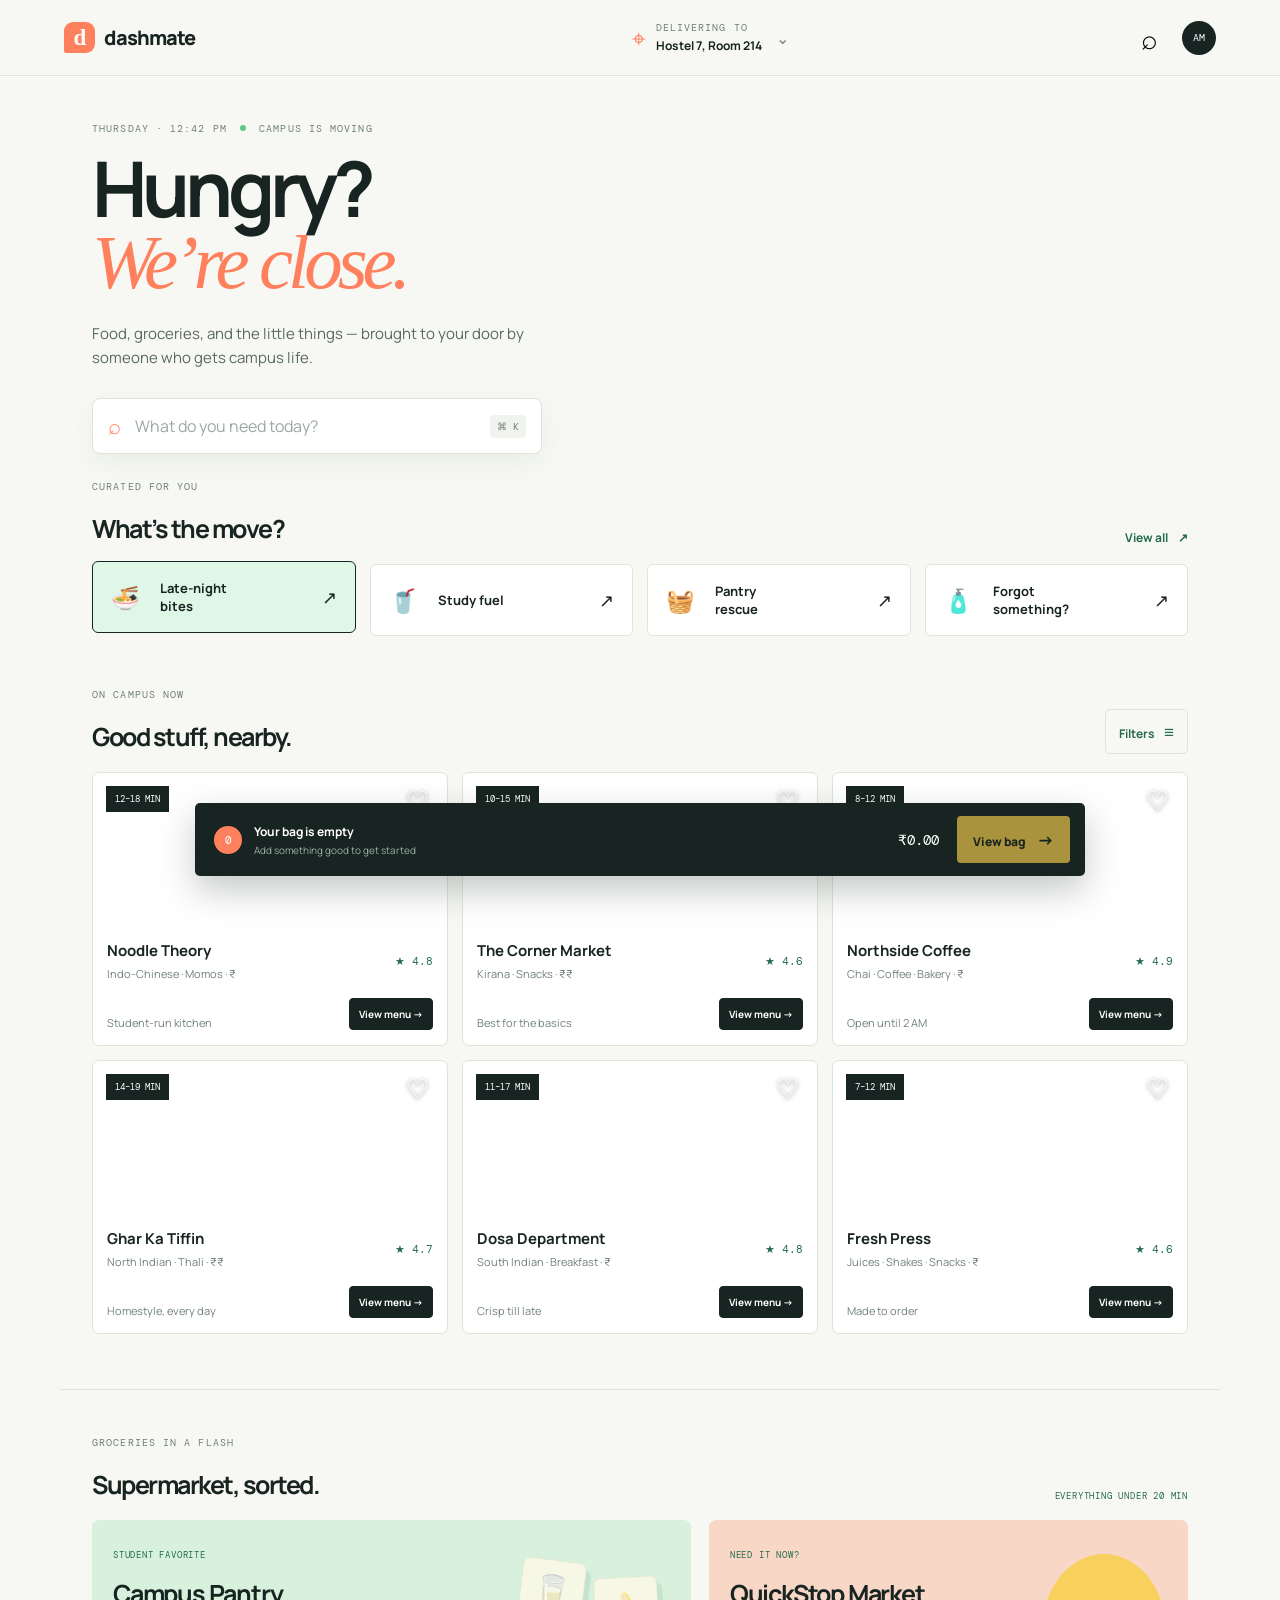
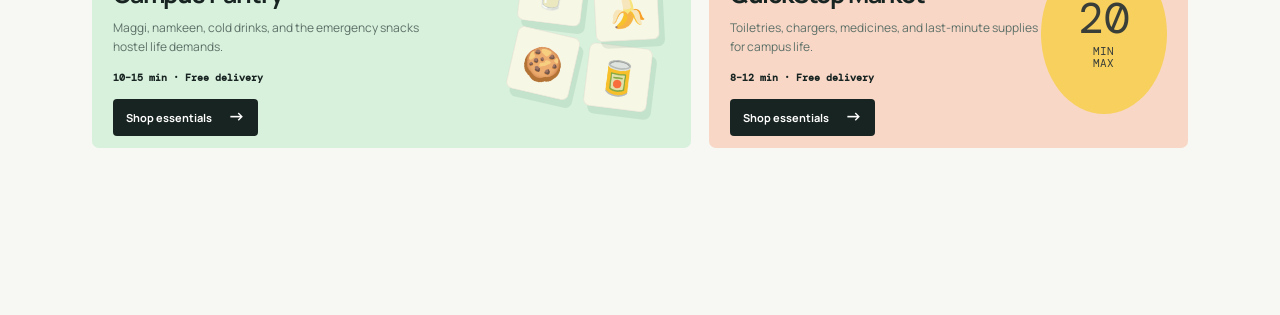
<file: index.html>
<!doctype html>
<html lang="en">
<head>
  <meta charset="UTF-8" />
  <meta name="viewport" content="width=device-width, initial-scale=1.0" />
  <title>Dashmate - Campus delivery</title>
  <meta name="description" content="Campus delivery, powered by students." />
  <link rel="preconnect" href="https://fonts.googleapis.com" />
  <link rel="preconnect" href="https://fonts.gstatic.com" crossorigin />
  <link href="https://fonts.googleapis.com/css2?family=DM+Mono:wght@400;500&family=Manrope:wght@400;500;600;700;800&display=swap" rel="stylesheet" />
  <link rel="stylesheet" href="styles.css" />
</head>
<body>
  <div class="app-shell">
    <header class="topbar">
      <a class="brand" href="#top" aria-label="Dashmate home"><span class="brand-mark">d</span><span>dashmate</span></a>
      <div class="location"><span class="pin">⌖</span><span><small>DELIVERING TO</small><strong>Hostel 7, Room 214</strong></span><span class="chevron">⌄</span></div>
      <div class="top-actions"><button class="icon-btn" aria-label="Search">⌕</button><button class="avatar" aria-label="Open profile">AM</button></div>
    </header>

    <main id="top">
      <section class="hero section-wrap">
        <div class="hero-copy">
          <p class="eyebrow">THURSDAY · 12:42 PM <span class="live-dot"></span> CAMPUS IS MOVING</p>
          <h1>Hungry?<br /><em>We’re close.</em></h1>
          <p class="hero-sub">Food, groceries, and the little things — brought to your door by someone who gets campus life.</p>
          <div class="search-box"><span>⌕</span><input type="text" placeholder="What do you need today?" aria-label="Search for items" /><kbd>⌘ K</kbd></div>
        </div>
        <div class="hero-art" aria-label="Illustration of a campus delivery bag">
          <div class="sun-disc"></div><div class="orbit orbit-one"></div><div class="orbit orbit-two"></div>
          <div class="bag"><div class="bag-handle"></div><div class="bag-label">DASH<br />MATE</div><div class="bag-stripe"></div></div>
          <span class="float-note note-one">still warm <b>✦</b></span><span class="float-note note-two">₹0 delivery <b>↗</b></span>
        </div>
      </section>

      <section class="section-wrap quick-section">
        <div class="section-heading"><div><p class="eyebrow">CURATED FOR YOU</p><h2>What’s the move?</h2></div><a href="#categories">View all <span>↗</span></a></div>
        <div class="category-grid" id="categories">
          <a class="category active" href="late-night-bites.html"><span class="category-icon">🍜</span><span>Late-night<br />bites</span><span class="category-arrow">↗</span></a>
          <a class="category" href="study-fuel.html"><span class="category-icon">🥤</span><span>Study fuel</span><span class="category-arrow">↗</span></a>
          <a class="category" href="pantry-rescue.html"><span class="category-icon">🧺</span><span>Pantry<br />rescue</span><span class="category-arrow">↗</span></a>
          <a class="category" href="forgot-something.html"><span class="category-icon">🧴</span><span>Forgot<br />something?</span><span class="category-arrow">↗</span></a>
        </div>
      </section>

      <section class="section-wrap nearby-section">
        <div class="section-heading"><div><p class="eyebrow">ON CAMPUS NOW</p><h2>Good stuff, nearby.</h2></div><button class="filter-btn">Filters <span>≡</span></button></div>
        <div class="store-grid">
          <article class="store-card featured" data-store="noodle"><div class="store-image noodles"><span class="delivery-time">12–18 MIN</span><button class="heart" aria-label="Save Noodle Theory">♡</button></div><div class="store-info"><div><h3>Noodle Theory</h3><p>Indo-Chinese · Momos · ₹</p></div><span class="rating">★ 4.8</span></div><div class="store-foot"><span>Student-run kitchen</span><div class="card-actions"><button class="menu-btn">View menu <span>→</span></button></div></div></article>
          <article class="store-card" data-store="market"><div class="store-image market"><span class="delivery-time">10–15 MIN</span><button class="heart" aria-label="Save The Corner Market">♡</button></div><div class="store-info"><div><h3>The Corner Market</h3><p>Kirana · Snacks · ₹₹</p></div><span class="rating">★ 4.6</span></div><div class="store-foot"><span>Best for the basics</span><div class="card-actions"><button class="menu-btn">View menu <span>→</span></button></div></div></article>
          <article class="store-card" data-store="coffee"><div class="store-image coffee"><span class="delivery-time">8–12 MIN</span><button class="heart" aria-label="Save Northside Coffee">♡</button></div><div class="store-info"><div><h3>Northside Coffee</h3><p>Chai · Coffee · Bakery · ₹</p></div><span class="rating">★ 4.9</span></div><div class="store-foot"><span>Open until 2 AM</span><div class="card-actions"><button class="menu-btn">View menu <span>→</span></button></div></div></article>
          <article class="store-card" data-store="thali"><div class="store-image thali"><span class="delivery-time">14–19 MIN</span><button class="heart" aria-label="Save Ghar Ka Tiffin">♡</button></div><div class="store-info"><div><h3>Ghar Ka Tiffin</h3><p>North Indian · Thali · ₹₹</p></div><span class="rating">★ 4.7</span></div><div class="store-foot"><span>Homestyle, every day</span><div class="card-actions"><button class="menu-btn">View menu <span>→</span></button></div></div></article>
          <article class="store-card" data-store="dosa"><div class="store-image dosa"><span class="delivery-time">11–17 MIN</span><button class="heart" aria-label="Save Dosa Department">♡</button></div><div class="store-info"><div><h3>Dosa Department</h3><p>South Indian · Breakfast · ₹</p></div><span class="rating">★ 4.8</span></div><div class="store-foot"><span>Crisp till late</span><div class="card-actions"><button class="menu-btn">View menu <span>→</span></button></div></div></article>
          <article class="store-card" data-store="juice"><div class="store-image juice"><span class="delivery-time">7–12 MIN</span><button class="heart" aria-label="Save Fresh Press">♡</button></div><div class="store-info"><div><h3>Fresh Press</h3><p>Juices · Shakes · Snacks · ₹</p></div><span class="rating">★ 4.6</span></div><div class="store-foot"><span>Made to order</span><div class="card-actions"><button class="menu-btn">View menu <span>→</span></button></div></div></article>
        </div>
      </section>
      <section class="section-wrap supermarket-section">
        <div class="section-heading"><div><p class="eyebrow">GROCERIES IN A FLASH</p><h2>Supermarket, sorted.</h2></div><span class="speed-badge">EVERYTHING UNDER 20 MIN</span></div>
        <div class="supermarket-grid">
          <article class="supermarket-card pantry-card"><div class="supermarket-copy"><span class="supermarket-tag">STUDENT FAVORITE</span><h3>Campus Pantry</h3><p>Maggi, namkeen, cold drinks, and the emergency snacks hostel life demands.</p><strong>10–15 min · Free delivery</strong><a class="shop-btn" href="campus-pantry.html">Shop essentials <span>→</span></a></div><div class="pantry-visual"><span>🥛</span><span>🍌</span><span>🍪</span><span>🥫</span></div></article>
          <article class="supermarket-card quick-card"><div class="supermarket-copy"><span class="supermarket-tag">NEED IT NOW?</span><h3>QuickStop Market</h3><p>Toiletries, chargers, medicines, and last-minute supplies for campus life.</p><strong>8–12 min · Free delivery</strong><a class="shop-btn" href="quickstop-market.html">Shop essentials <span>→</span></a></div><div class="quick-visual">20<br /><small>MIN<br />MAX</small></div></article>
        </div>
      </section>
    </main>

    <aside class="cart-bar" aria-live="polite"><div class="cart-status"><span class="cart-count">0</span><span><strong>Your bag is empty</strong><small>Add something good to get started</small></span></div><div class="cart-total">₹0.00 <button class="checkout-btn" disabled>View bag <span>→</span></button></div></aside>
    <div class="modal-backdrop" hidden>
      <section class="modal bag-modal" role="dialog" aria-modal="true" aria-labelledby="bag-title">
        <div class="modal-head"><div><p class="eyebrow">YOUR ORDER</p><h2 id="bag-title">Your bag</h2></div><button class="close-modal" aria-label="Close bag">×</button></div>
        <div class="bag-items"></div>
        <div class="order-summary"><div><span>Subtotal</span><strong class="summary-subtotal">₹0.00</strong></div><div><span>Campus delivery</span><strong class="summary-delivery">₹0.00</strong></div><div class="summary-total"><span>Total</span><strong class="summary-total-value">₹0.00</strong></div></div>
        <button class="primary-action payment-trigger">Continue to payment <span>→</span></button>
      </section>
      <section class="modal payment-modal" role="dialog" aria-modal="true" aria-labelledby="payment-title" hidden>
        <div class="modal-head"><div><p class="eyebrow">SECURE CHECKOUT</p><h2 id="payment-title">Pay &amp; place order</h2></div><button class="close-modal" aria-label="Close payment">×</button></div>
        <div class="checkout-delivery"><span class="delivery-icon">⌖</span><div><small>DELIVERING TO</small><strong>Hostel 7, Room 214</strong></div><button>Change</button></div>
        <form class="payment-form">
          <label>Card details<input required type="text" inputmode="numeric" placeholder="1234  5678  9012  3456" maxlength="19" /></label>
          <div class="form-row"><label>Expiry<input required type="text" placeholder="MM / YY" maxlength="7" /></label><label>CVC<input required type="text" inputmode="numeric" placeholder="123" maxlength="3" /></label></div>
          <label>Name on card<input required type="text" placeholder="Alex Morgan" /></label>
          <label class="save-card"><input type="checkbox" checked /> Save card for next time</label>
          <div class="pay-total"><span>Total due</span><strong class="payment-total-value">$0.00</strong></div>
          <button class="primary-action" type="submit">Place order <span>→</span></button>
          <p class="secure-note">⌁ Payments are encrypted and secure</p>
        </form>
      </section>
      <section class="modal confirmation-modal" role="dialog" aria-modal="true" aria-labelledby="confirmation-title" hidden>
        <div class="confirmation-mark">✓</div><p class="eyebrow">ORDER CONFIRMED</p><h2 id="confirmation-title">You’re all set.</h2><p class="confirmation-copy">Your order is on its way to Hostel 7. We’ll let you know when your student runner is close.</p><div class="eta-card"><span>ARRIVING IN</span><strong>12–18 min</strong><small>Order #DM-2048</small></div><button class="primary-action close-confirmation">Back to home <span>↗</span></button></section>
      <section class="modal menu-modal" role="dialog" aria-modal="true" aria-labelledby="menu-title" hidden>
        <div class="modal-head"><div><p class="eyebrow">STUDENT-RUN KITCHEN</p><h2 id="menu-title">Menu</h2></div><button class="close-modal" aria-label="Close menu">×</button></div>
        <div class="menu-list"></div>
      </section>
    </div>
    <nav class="bottom-nav"><a class="selected" href="#top"><span>⌂</span>Home</a><a href="#categories"><span>◌</span>Browse</a><a href="#top"><span>⌁</span>Orders</a><a href="#top"><span>◯</span>Profile</a></nav>
  </div>
  <script src="app.js"></script>
</body>
</html>
</file>
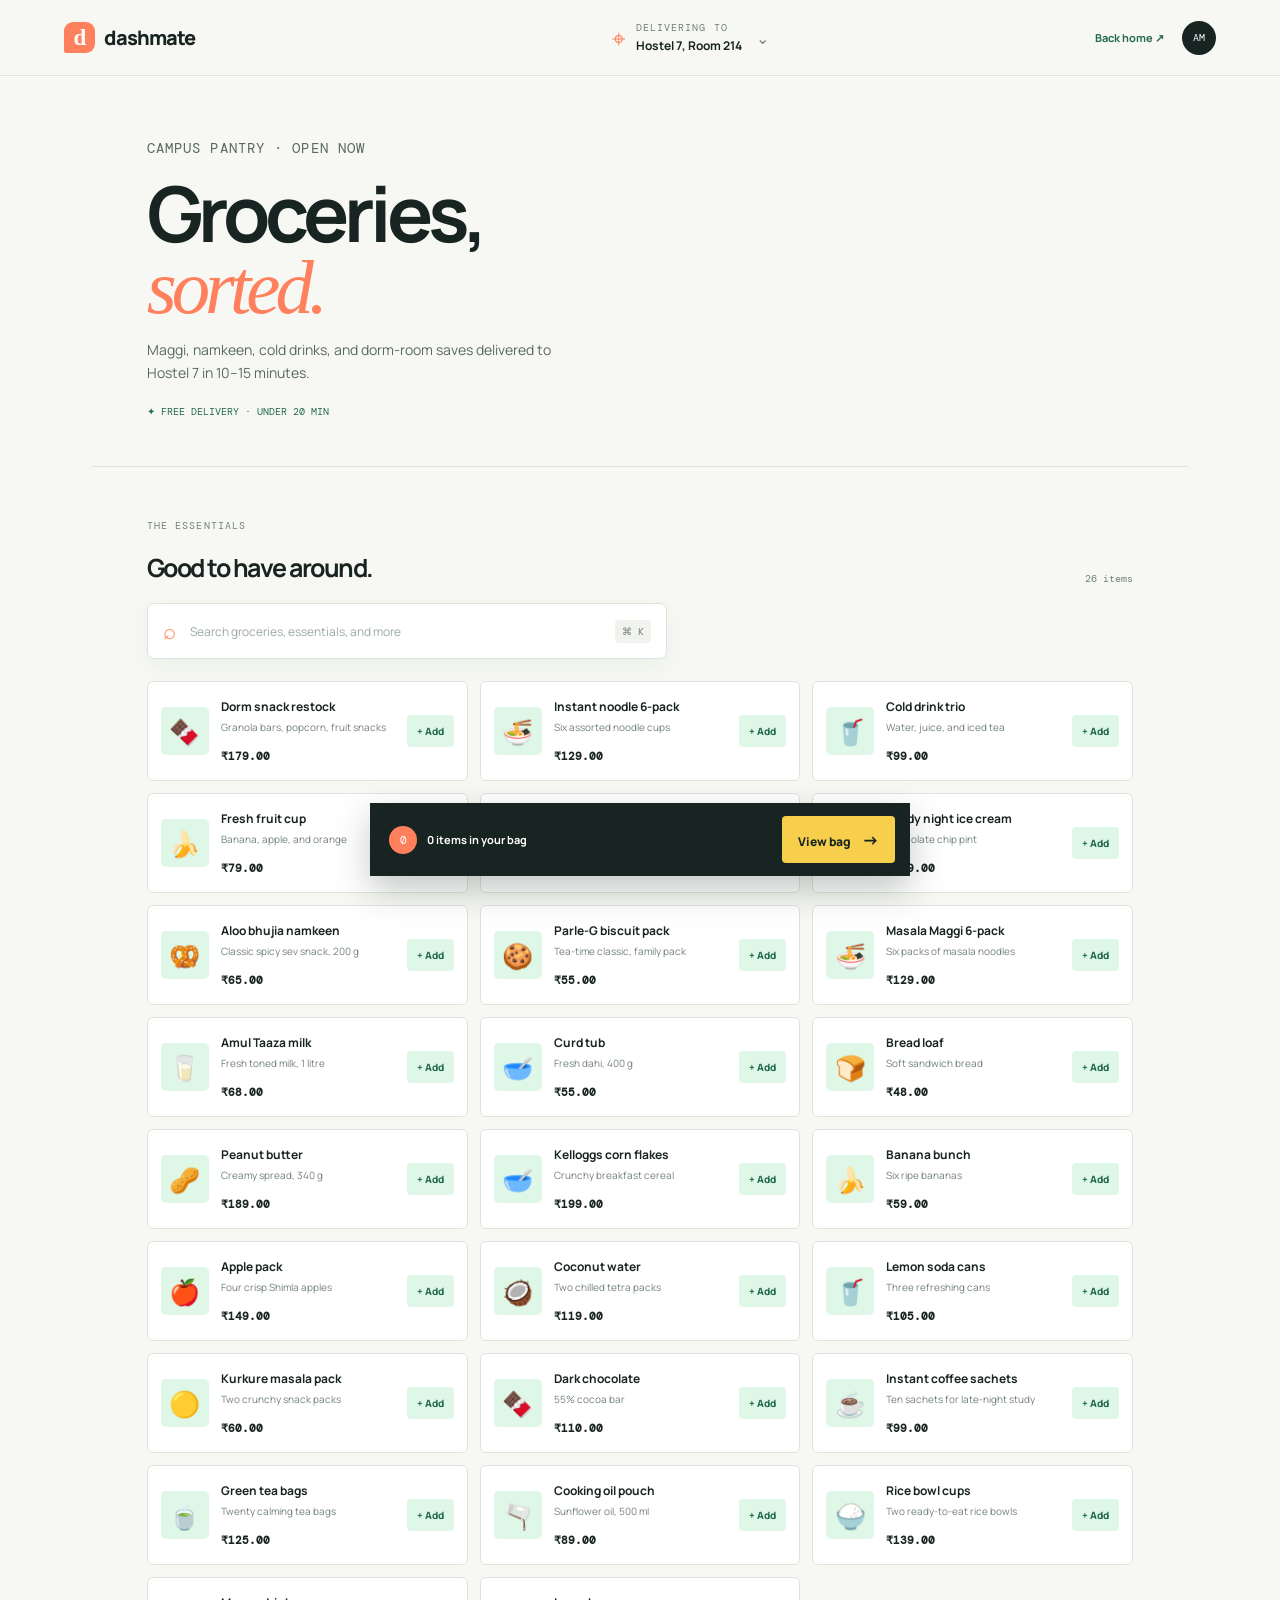
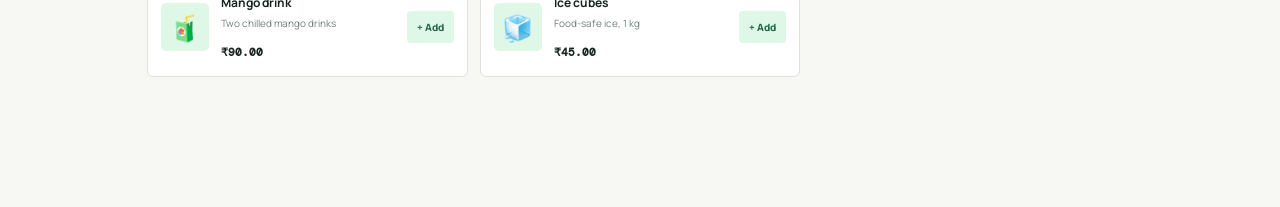
<file: campus-pantry.html>
<!doctype html>
<html lang="en"><head><meta charset="UTF-8" /><meta name="viewport" content="width=device-width, initial-scale=1.0" /><title>Campus Pantry - Dashmate</title><link rel="preconnect" href="https://fonts.googleapis.com" /><link rel="preconnect" href="https://fonts.gstatic.com" crossorigin /><link href="https://fonts.googleapis.com/css2?family=DM+Mono:wght@400;500&family=Manrope:wght@400;500;600;700;800&display=swap" rel="stylesheet" /><link rel="stylesheet" href="styles.css" /></head><body class="shop-page pantry-page"><header class="topbar"><a class="brand" href="index.html"><span class="brand-mark">d</span><span>dashmate</span></a><div class="location"><span class="pin">⌖</span><span><small>DELIVERING TO</small><strong>West Quad, Room 214</strong></span><span class="chevron">⌄</span></div><div class="top-actions"><a class="back-link" href="index.html">Back home ↗</a><button class="avatar">AM</button></div></header><main class="shop-main section-wrap"><a class="back-link mobile-back" href="index.html">← Back to campus</a><section class="shop-hero"><div><p class="eyebrow">CAMPUS PANTRY · OPEN NOW</p><h1>Groceries,<br /><em>sorted.</em></h1><p>Snacks, staples, cold drinks, and dorm-room saves delivered to West Quad in 10–15 minutes.</p><span class="shop-promise">✦ FREE DELIVERY · UNDER 20 MIN</span></div><div class="shop-hero-art">🥛<span>🍪</span><b>10–15<br /><small>MIN</small></b></div></section><section class="shop-products"><div class="section-heading"><div><p class="eyebrow">THE ESSENTIALS</p><h2>Good to have around.</h2></div><span class="product-count">9 items</span></div><div class="product-grid"><article class="product-card"><span class="product-emoji">🍫</span><div><h3>Dorm snack restock</h3><p>Granola bars, popcorn, fruit snacks</p><strong>$9.50</strong></div><button class="product-add" data-name="Dorm snack restock" data-price="9.5">+ Add</button></article><article class="product-card"><span class="product-emoji">🍜</span><div><h3>Instant noodle 6-pack</h3><p>Six assorted noodle cups</p><strong>$7.25</strong></div><button class="product-add" data-name="Instant noodle 6-pack" data-price="7.25">+ Add</button></article><article class="product-card"><span class="product-emoji">🥤</span><div><h3>Cold drink trio</h3><p>Water, juice, and iced tea</p><strong>$6.50</strong></div><button class="product-add" data-name="Cold drink trio" data-price="6.5">+ Add</button></article><article class="product-card"><span class="product-emoji">🍌</span><div><h3>Fresh fruit cup</h3><p>Banana, apple, and orange</p><strong>$5.75</strong></div><button class="product-add" data-name="Fresh fruit cup" data-price="5.75">+ Add</button></article><article class="product-card"><span class="product-emoji">🥣</span><div><h3>Breakfast rescue</h3><p>Oats, yogurt, berries, honey</p><strong>$11.50</strong></div><button class="product-add" data-name="Breakfast rescue" data-price="11.5">+ Add</button></article><article class="product-card"><span class="product-emoji">🧊</span><div><h3>Study night ice cream</h3><p>Chocolate chip pint</p><strong>$6.25</strong></div><button class="product-add" data-name="Study night ice cream" data-price="6.25">+ Add</button></article></div></section></main><aside class="shop-cart"><div><span class="shop-cart-count">0</span><strong>0 items in your bag</strong></div><a href="index.html" class="checkout-btn">View bag <span>→</span></a></aside><script src="shop.js"></script></body></html>
</file>
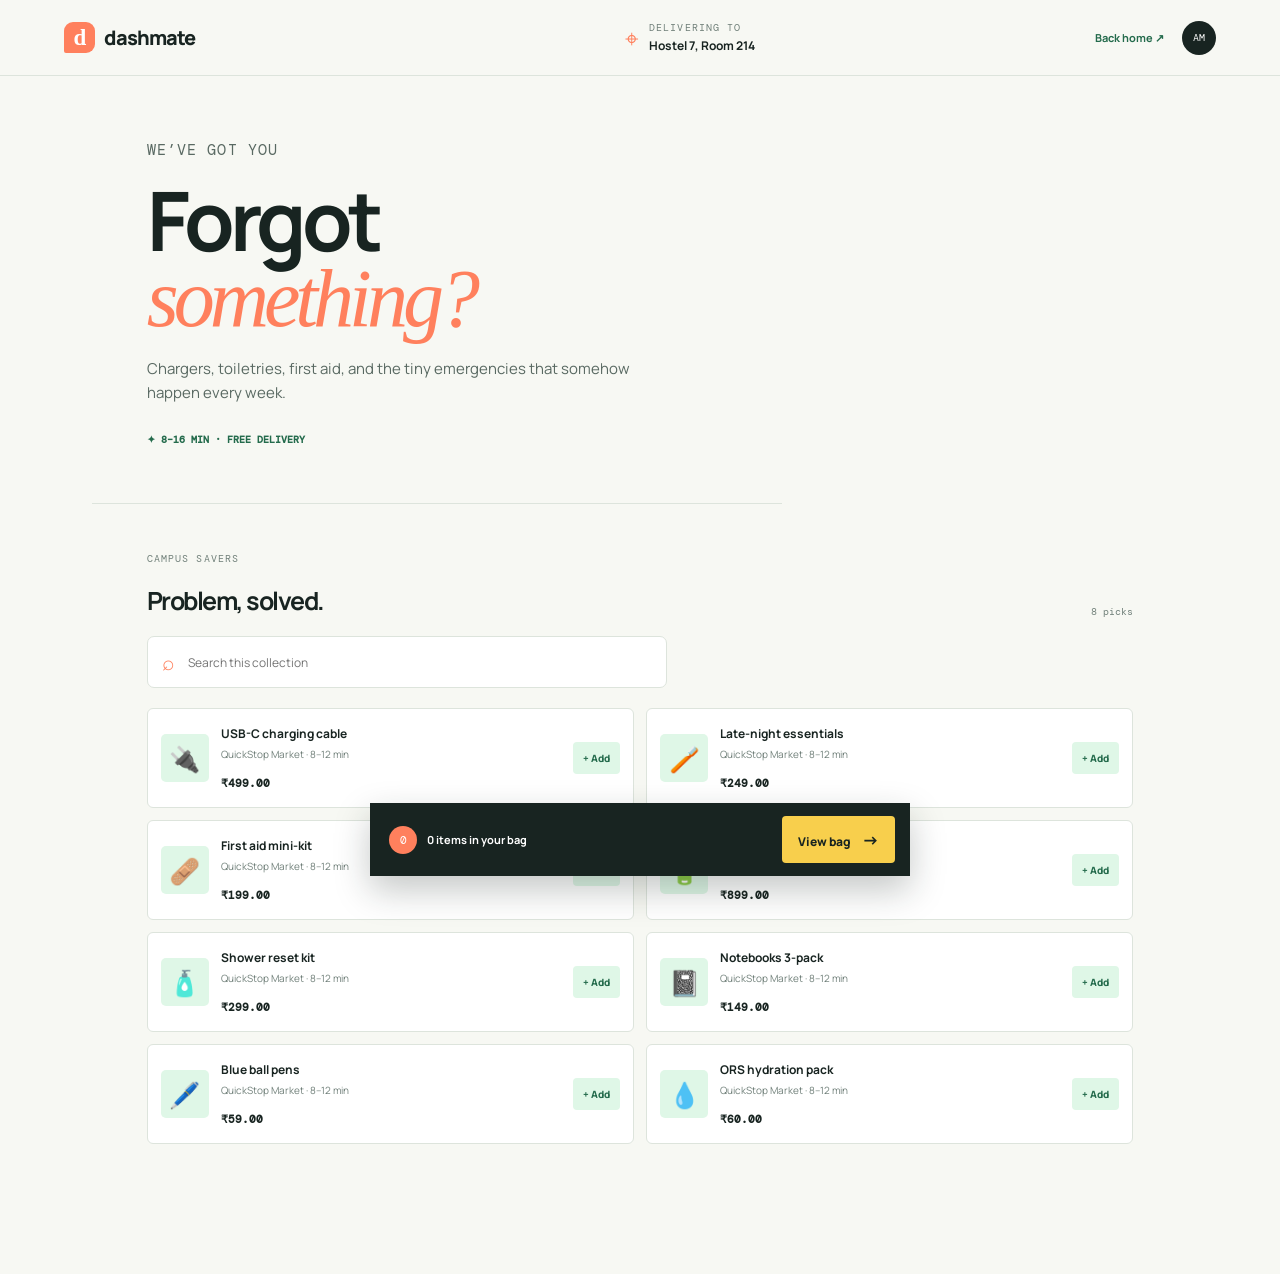
<file: forgot-something.html>
<!doctype html><html lang="en"><head><meta charset="UTF-8" /><meta name="viewport" content="width=device-width, initial-scale=1.0" /><title>Forgot something - Dashmate</title><link rel="preconnect" href="https://fonts.googleapis.com" /><link rel="preconnect" href="https://fonts.gstatic.com" crossorigin /><link href="https://fonts.googleapis.com/css2?family=DM+Mono:wght@400;500&family=Manrope:wght@400;500;600;700;800&display=swap" rel="stylesheet" /><link rel="stylesheet" href="styles.css" /></head><body class="category-page" data-category="forgot"><header class="topbar"><a class="brand" href="index.html"><span class="brand-mark">d</span><span>dashmate</span></a><div class="location"><span class="pin">⌖</span><span><small>DELIVERING TO</small><strong>Hostel 7, Room 214</strong></span></div><div class="top-actions"><a class="back-link" href="index.html">Back home ↗</a><button class="avatar">AM</button></div></header><main class="category-main section-wrap"><a class="back-link mobile-back" href="index.html">← Back to campus</a><section class="category-hero"><p class="eyebrow">WE’VE GOT YOU</p><h1>Forgot<br /><em>something?</em></h1><p>Chargers, toiletries, first aid, and the tiny emergencies that somehow happen every week.</p><strong class="category-promise">✦ 8–16 MIN · FREE DELIVERY</strong></section><section class="category-products"><div class="section-heading"><div><p class="eyebrow">CAMPUS SAVERS</p><h2>Problem, solved.</h2></div><span class="category-count"></span></div><div class="category-search"><span>⌕</span><input type="search" aria-label="Search essentials" placeholder="Search this collection" /></div><div class="category-grid-products"></div></section></main><aside class="shop-cart"><div><span class="shop-cart-count">0</span><strong>0 items in your bag</strong></div><a href="index.html" class="checkout-btn">View bag <span>→</span></a></aside><script src="category.js"></script></body></html>
</file>
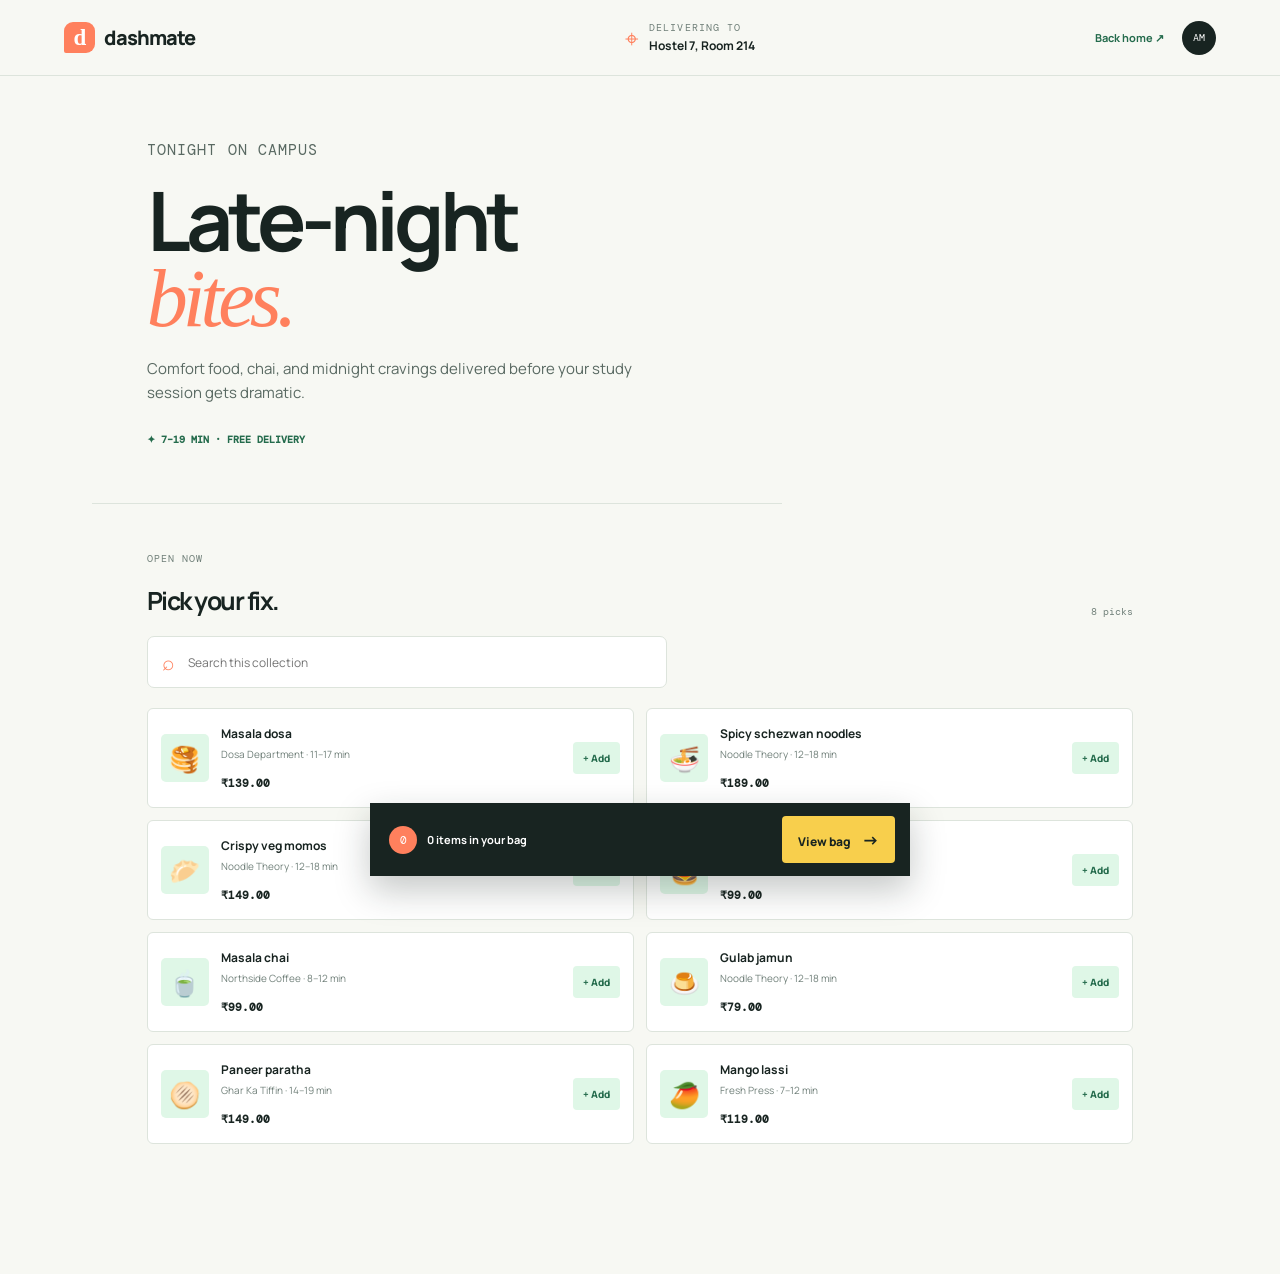
<file: late-night-bites.html>
<!doctype html><html lang="en"><head><meta charset="UTF-8" /><meta name="viewport" content="width=device-width, initial-scale=1.0" /><title>Late-night bites - Dashmate</title><link rel="preconnect" href="https://fonts.googleapis.com" /><link rel="preconnect" href="https://fonts.gstatic.com" crossorigin /><link href="https://fonts.googleapis.com/css2?family=DM+Mono:wght@400;500&family=Manrope:wght@400;500;600;700;800&display=swap" rel="stylesheet" /><link rel="stylesheet" href="styles.css" /></head><body class="category-page" data-category="late"><header class="topbar"><a class="brand" href="index.html"><span class="brand-mark">d</span><span>dashmate</span></a><div class="location"><span class="pin">⌖</span><span><small>DELIVERING TO</small><strong>Hostel 7, Room 214</strong></span></div><div class="top-actions"><a class="back-link" href="index.html">Back home ↗</a><button class="avatar">AM</button></div></header><main class="category-main section-wrap"><a class="back-link mobile-back" href="index.html">← Back to campus</a><section class="category-hero"><p class="eyebrow">TONIGHT ON CAMPUS</p><h1>Late-night<br /><em>bites.</em></h1><p>Comfort food, chai, and midnight cravings delivered before your study session gets dramatic.</p><strong class="category-promise">✦ 7–19 MIN · FREE DELIVERY</strong></section><section class="category-products"><div class="section-heading"><div><p class="eyebrow">OPEN NOW</p><h2>Pick your fix.</h2></div><span class="category-count"></span></div><div class="category-search"><span>⌕</span><input type="search" aria-label="Search late-night bites" placeholder="Search this collection" /></div><div class="category-grid-products"></div></section></main><aside class="shop-cart"><div><span class="shop-cart-count">0</span><strong>0 items in your bag</strong></div><a href="index.html" class="checkout-btn">View bag <span>→</span></a></aside><script src="category.js"></script></body></html>
</file>
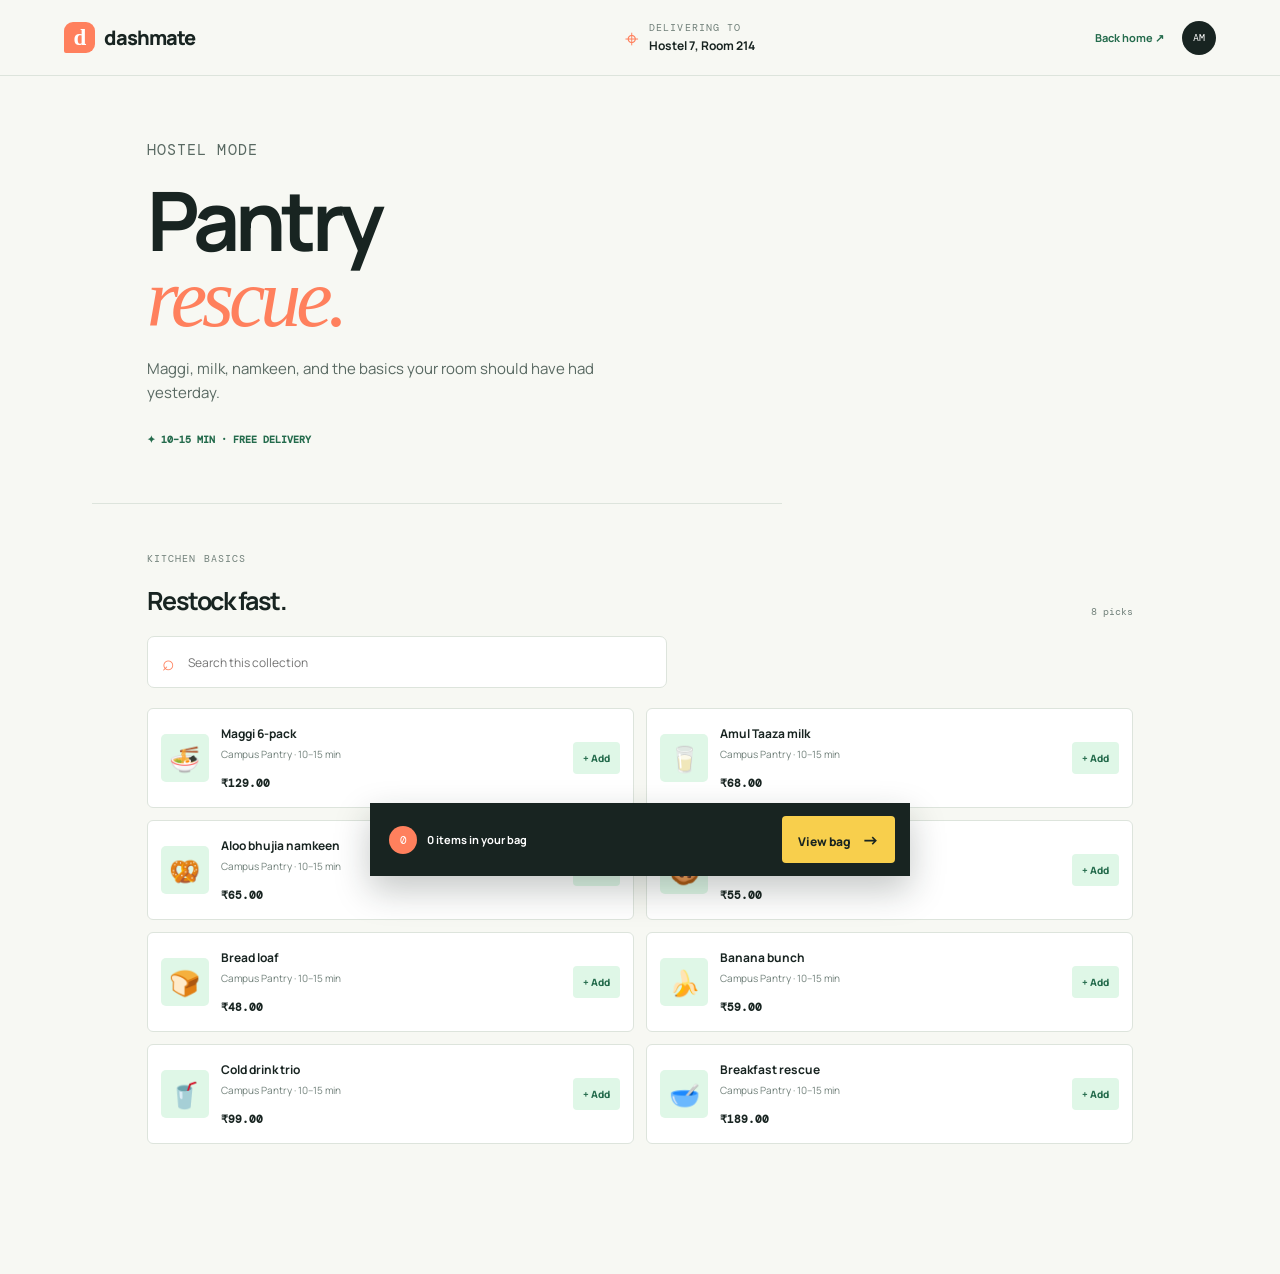
<file: pantry-rescue.html>
<!doctype html><html lang="en"><head><meta charset="UTF-8" /><meta name="viewport" content="width=device-width, initial-scale=1.0" /><title>Pantry rescue - Dashmate</title><link rel="preconnect" href="https://fonts.googleapis.com" /><link rel="preconnect" href="https://fonts.gstatic.com" crossorigin /><link href="https://fonts.googleapis.com/css2?family=DM+Mono:wght@400;500&family=Manrope:wght@400;500;600;700;800&display=swap" rel="stylesheet" /><link rel="stylesheet" href="styles.css" /></head><body class="category-page" data-category="pantry"><header class="topbar"><a class="brand" href="index.html"><span class="brand-mark">d</span><span>dashmate</span></a><div class="location"><span class="pin">⌖</span><span><small>DELIVERING TO</small><strong>Hostel 7, Room 214</strong></span></div><div class="top-actions"><a class="back-link" href="index.html">Back home ↗</a><button class="avatar">AM</button></div></header><main class="category-main section-wrap"><a class="back-link mobile-back" href="index.html">← Back to campus</a><section class="category-hero"><p class="eyebrow">HOSTEL MODE</p><h1>Pantry<br /><em>rescue.</em></h1><p>Maggi, milk, namkeen, and the basics your room should have had yesterday.</p><strong class="category-promise">✦ 10–15 MIN · FREE DELIVERY</strong></section><section class="category-products"><div class="section-heading"><div><p class="eyebrow">KITCHEN BASICS</p><h2>Restock fast.</h2></div><span class="category-count"></span></div><div class="category-search"><span>⌕</span><input type="search" aria-label="Search pantry rescue" placeholder="Search this collection" /></div><div class="category-grid-products"></div></section></main><aside class="shop-cart"><div><span class="shop-cart-count">0</span><strong>0 items in your bag</strong></div><a href="index.html" class="checkout-btn">View bag <span>→</span></a></aside><script src="category.js"></script></body></html>
</file>
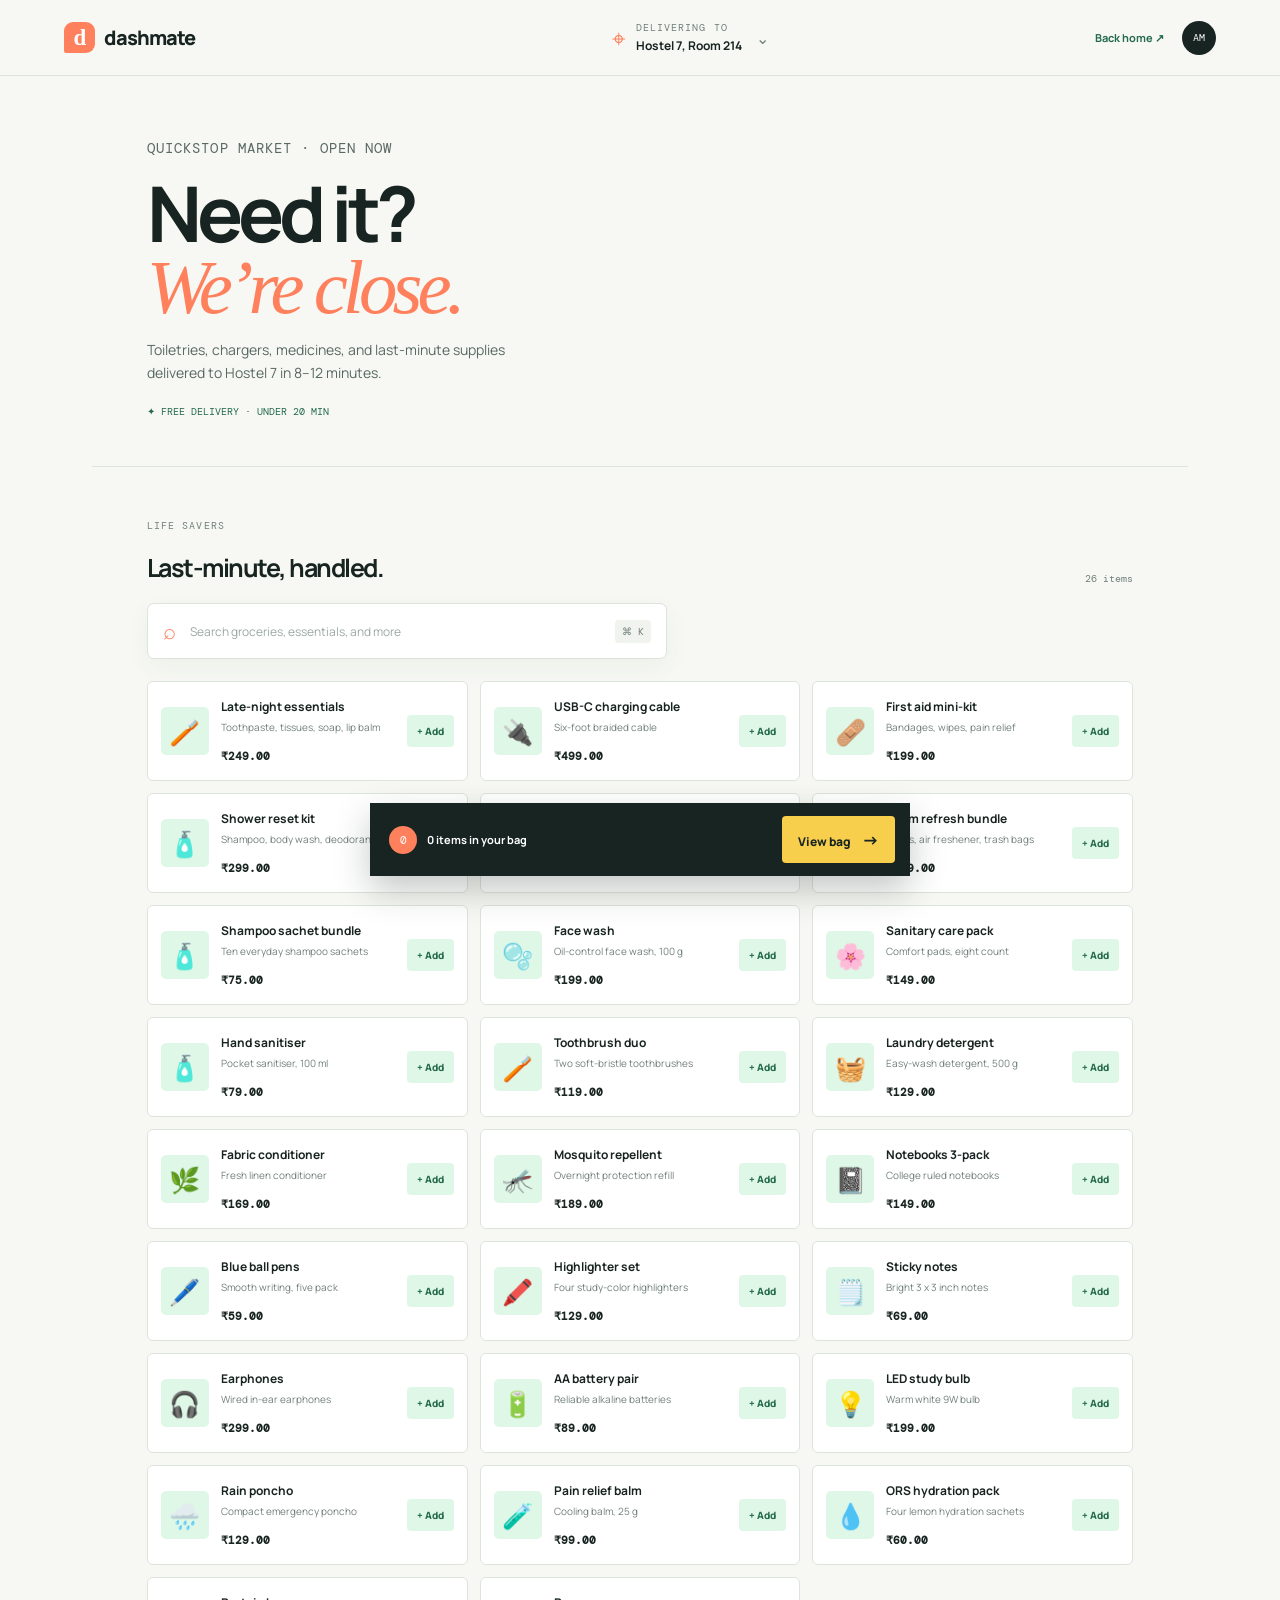
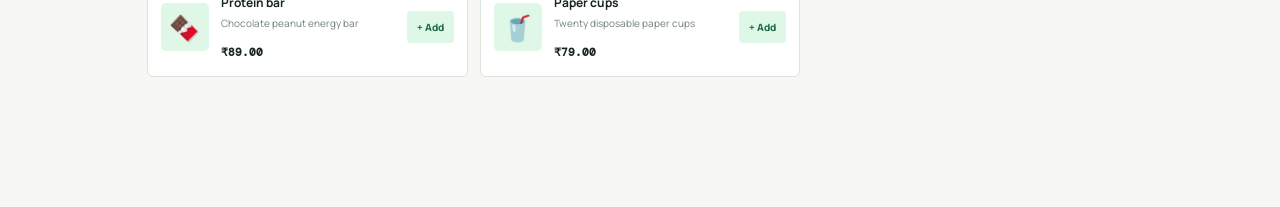
<file: quickstop-market.html>
<!doctype html>
<html lang="en"><head><meta charset="UTF-8" /><meta name="viewport" content="width=device-width, initial-scale=1.0" /><title>QuickStop Market - Dashmate</title><link rel="preconnect" href="https://fonts.googleapis.com" /><link rel="preconnect" href="https://fonts.gstatic.com" crossorigin /><link href="https://fonts.googleapis.com/css2?family=DM+Mono:wght@400;500&family=Manrope:wght@400;500;600;700;800&display=swap" rel="stylesheet" /><link rel="stylesheet" href="styles.css" /></head><body class="shop-page quickstop-page"><header class="topbar"><a class="brand" href="index.html"><span class="brand-mark">d</span><span>dashmate</span></a><div class="location"><span class="pin">⌖</span><span><small>DELIVERING TO</small><strong>West Quad, Room 214</strong></span><span class="chevron">⌄</span></div><div class="top-actions"><a class="back-link" href="index.html">Back home ↗</a><button class="avatar">AM</button></div></header><main class="shop-main section-wrap"><a class="back-link mobile-back" href="index.html">← Back to campus</a><section class="shop-hero"><div><p class="eyebrow">QUICKSTOP MARKET · OPEN NOW</p><h1>Need it?<br /><em>We’re close.</em></h1><p>Toiletries, chargers, medicine cabinet basics, and last-minute supplies delivered in 8–12 minutes.</p><span class="shop-promise">✦ FREE DELIVERY · UNDER 20 MIN</span></div><div class="shop-hero-art quick-art">20<br /><small>MIN<br />MAX</small></div></section><section class="shop-products"><div class="section-heading"><div><p class="eyebrow">LIFE SAVERS</p><h2>Last-minute, handled.</h2></div><span class="product-count">9 items</span></div><div class="product-grid"><article class="product-card"><span class="product-emoji">🪥</span><div><h3>Late-night essentials</h3><p>Toothpaste, tissues, soap, lip balm</p><strong>$12.00</strong></div><button class="product-add" data-name="Late-night essentials" data-price="12">+ Add</button></article><article class="product-card"><span class="product-emoji">🔌</span><div><h3>USB-C charging cable</h3><p>Six-foot braided cable</p><strong>$14.50</strong></div><button class="product-add" data-name="USB-C charging cable" data-price="14.5">+ Add</button></article><article class="product-card"><span class="product-emoji">🩹</span><div><h3>First aid mini-kit</h3><p>Bandages, wipes, pain relief</p><strong>$8.25</strong></div><button class="product-add" data-name="First aid mini-kit" data-price="8.25">+ Add</button></article><article class="product-card"><span class="product-emoji">🧴</span><div><h3>Shower reset kit</h3><p>Shampoo, body wash, deodorant</p><strong>$16.75</strong></div><button class="product-add" data-name="Shower reset kit" data-price="16.75">+ Add</button></article><article class="product-card"><span class="product-emoji">🔋</span><div><h3>Power bank</h3><p>Compact 10,000 mAh battery</p><strong>$22.00</strong></div><button class="product-add" data-name="Power bank" data-price="22">+ Add</button></article><article class="product-card"><span class="product-emoji">🧼</span><div><h3>Room refresh bundle</h3><p>Wipes, air freshener, trash bags</p><strong>$10.50</strong></div><button class="product-add" data-name="Room refresh bundle" data-price="10.5">+ Add</button></article></div></section></main><aside class="shop-cart"><div><span class="shop-cart-count">0</span><strong>0 items in your bag</strong></div><a href="index.html" class="checkout-btn">View bag <span>→</span></a></aside><script src="shop.js"></script></body></html>
</file>
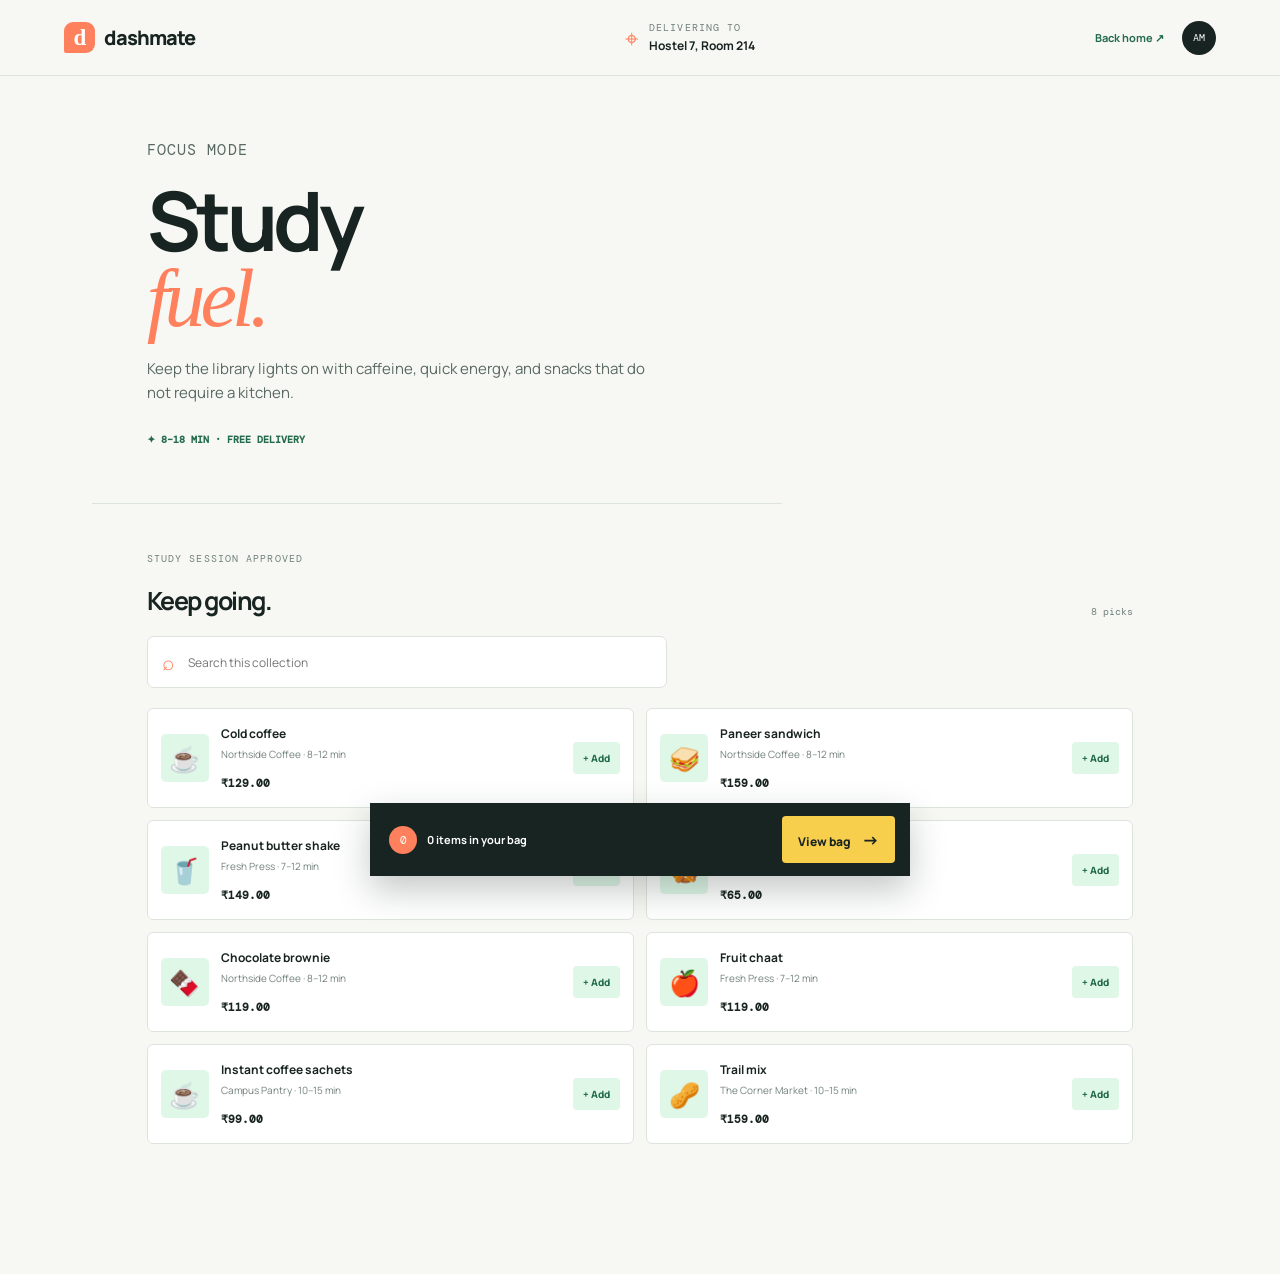
<file: study-fuel.html>
<!doctype html><html lang="en"><head><meta charset="UTF-8" /><meta name="viewport" content="width=device-width, initial-scale=1.0" /><title>Study fuel - Dashmate</title><link rel="preconnect" href="https://fonts.googleapis.com" /><link rel="preconnect" href="https://fonts.gstatic.com" crossorigin /><link href="https://fonts.googleapis.com/css2?family=DM+Mono:wght@400;500&family=Manrope:wght@400;500;600;700;800&display=swap" rel="stylesheet" /><link rel="stylesheet" href="styles.css" /></head><body class="category-page" data-category="study"><header class="topbar"><a class="brand" href="index.html"><span class="brand-mark">d</span><span>dashmate</span></a><div class="location"><span class="pin">⌖</span><span><small>DELIVERING TO</small><strong>Hostel 7, Room 214</strong></span></div><div class="top-actions"><a class="back-link" href="index.html">Back home ↗</a><button class="avatar">AM</button></div></header><main class="category-main section-wrap"><a class="back-link mobile-back" href="index.html">← Back to campus</a><section class="category-hero"><p class="eyebrow">FOCUS MODE</p><h1>Study<br /><em>fuel.</em></h1><p>Keep the library lights on with caffeine, quick energy, and snacks that do not require a kitchen.</p><strong class="category-promise">✦ 8–18 MIN · FREE DELIVERY</strong></section><section class="category-products"><div class="section-heading"><div><p class="eyebrow">STUDY SESSION APPROVED</p><h2>Keep going.</h2></div><span class="category-count"></span></div><div class="category-search"><span>⌕</span><input type="search" aria-label="Search study fuel" placeholder="Search this collection" /></div><div class="category-grid-products"></div></section></main><aside class="shop-cart"><div><span class="shop-cart-count">0</span><strong>0 items in your bag</strong></div><a href="index.html" class="checkout-btn">View bag <span>→</span></a></aside><script src="category.js"></script></body></html>
</file>
<file: styles.css>
* { box-sizing: border-box; }
:root {
  --ink: #182421;
  --muted: #71807a;
  --paper: #f7f8f3;
  --line: #dde4dc;
  --mint: #dff7e7;
  --green: #246b4c;
  --orange: #ff805d;
  --yellow: #f8cf4c;
  --white: #fff;
}
html { scroll-behavior: smooth; }
body { margin: 0; background: var(--paper); color: var(--ink); font-family: 'Manrope', sans-serif; }
button, input { font: inherit; }
button, a { -webkit-tap-highlight-color: transparent; }
a { color: inherit; text-decoration: none; }
.app-shell { min-height: 100vh; padding-bottom: 112px; }
.topbar { align-items: center; background: rgba(247,248,243,.94); border-bottom: 1px solid var(--line); display: flex; height: 76px; justify-content: space-between; padding: 0 clamp(24px, 5vw, 80px); position: sticky; top: 0; z-index: 10; backdrop-filter: blur(14px); }
.brand { align-items: center; display: flex; font-size: 20px; font-weight: 800; gap: 9px; letter-spacing: -1px; }
.brand-mark { align-items: center; background: var(--orange); border-radius: 9px 9px 9px 2px; color: var(--white); display: flex; font-family: Georgia, serif; font-size: 23px; height: 31px; justify-content: center; width: 31px; }
.location { align-items: center; display: flex; gap: 10px; margin-left: 90px; }
.location small, .eyebrow { color: var(--muted); display: block; font-family: 'DM Mono', monospace; font-size: 10px; letter-spacing: 1.1px; }
.location strong { display: block; font-size: 12px; margin-top: 3px; }
.pin { color: var(--orange); font-size: 24px; }
.chevron { color: var(--muted); margin-left: 4px; }
.top-actions { align-items: center; display: flex; gap: 18px; }
.icon-btn, .avatar, .heart { border: 0; background: none; cursor: pointer; }
.icon-btn { font-size: 28px; line-height: 1; }
.avatar { background: var(--ink); border-radius: 50%; color: white; font-family: 'DM Mono', monospace; font-size: 10px; height: 34px; width: 34px; }
.section-wrap { margin: 0 auto; max-width: 1240px; padding-left: 32px; padding-right: 32px; }
.hero { align-items: center; display: grid; grid-template-columns: 1fr 1fr; min-height: 440px; padding-top: 64px; }
.hero-copy { padding-left: clamp(0px, 4vw, 52px); }
.eyebrow { margin: 0 0 18px; }
.live-dot { background: #5ac88b; border-radius: 50%; display: inline-block; height: 6px; margin: 0 6px 1px; width: 6px; }
h1 { font-size: clamp(52px, 6vw, 82px); letter-spacing: -5px; line-height: .92; margin: 0; }
h1 em { color: var(--orange); font-family: Georgia, serif; font-weight: 400; letter-spacing: -5px; }
.hero-sub { color: #596962; font-size: 15px; line-height: 1.6; margin: 24px 0 28px; max-width: 410px; }
.search-box { align-items: center; background: var(--white); border: 1px solid var(--line); border-radius: 8px; box-shadow: 0 8px 25px rgba(36,73,53,.06); display: flex; gap: 12px; max-width: 450px; padding: 12px 15px; }
.search-box > span { color: var(--orange); font-size: 22px; }.search-box input { border: 0; color: var(--ink); flex: 1; min-width: 0; outline: 0; }.search-box input::placeholder { color: #9ba9a2; }.search-box kbd { background: #f0f3ee; border-radius: 4px; color: var(--muted); font-family: 'DM Mono'; font-size: 10px; padding: 5px 7px; }
.hero-art { height: 360px; overflow: hidden; position: relative; }.sun-disc { background: var(--yellow); border-radius: 50%; height: 260px; left: 26%; position: absolute; top: 31px; width: 260px; }.orbit { border: 1px solid rgba(36,107,76,.3); border-radius: 50%; height: 380px; left: 13%; position: absolute; top: -29px; transform: rotate(-27deg); width: 460px; }.orbit-two { height: 280px; left: 23%; top: 21px; transform: rotate(43deg); width: 350px; }
.bag { background: var(--orange); border-radius: 14px 14px 26px 26px; box-shadow: 17px 22px 0 rgba(36,107,76,.16); color: white; height: 210px; left: 32%; position: absolute; top: 112px; transform: rotate(-7deg); width: 190px; }.bag-handle { border: 11px solid var(--ink); border-bottom: 0; border-radius: 60px 60px 0 0; height: 64px; left: 50px; position: absolute; top: -43px; width: 90px; }.bag-label { font-family: 'DM Mono'; font-size: 20px; left: 38px; line-height: 1.1; position: absolute; top: 68px; }.bag-stripe { background: var(--ink); height: 8px; left: 0; opacity: .9; position: absolute; top: 45%; transform: rotate(5deg); width: 100%; }
.float-note { background: white; border: 1px solid var(--line); box-shadow: 0 9px 20px rgba(36,73,53,.1); font-family: 'DM Mono'; font-size: 10px; padding: 10px 13px; position: absolute; }.float-note b { color: var(--orange); margin-left: 8px; }.note-one { left: 8%; top: 80px; transform: rotate(-8deg); }.note-two { bottom: 42px; right: 7%; transform: rotate(6deg); }
.section-heading { align-items: end; display: flex; justify-content: space-between; margin-bottom: 24px; }.section-heading h2 { font-size: 28px; letter-spacing: -1.5px; margin: 0; }.section-heading a, .filter-btn { color: var(--green); font-size: 12px; font-weight: 700; }.section-heading a span { margin-left: 8px; }.quick-section { padding-bottom: 69px; }.category-grid { display: grid; gap: 14px; grid-template-columns: repeat(4, 1fr); }.category { align-items: center; background: var(--mint); border: 1px solid transparent; border-radius: 6px; color: var(--ink); cursor: pointer; display: grid; font-size: 13px; font-weight: 700; grid-template-columns: 49px 1fr auto; min-height: 88px; padding: 14px 18px; text-align: left; transition: transform .2s, border-color .2s; }.category:nth-child(2) { background: #fff0c4; }.category:nth-child(3) { background: #e6e0f9; }.category:nth-child(4) { background: #fce0d7; }.category:hover, .category.active { border-color: var(--ink); transform: translateY(-3px); }.category-icon { font-size: 28px; }.category-arrow { font-size: 18px; font-weight: 400; }
.nearby-section { padding-bottom: 40px; }.filter-btn { background: none; border: 1px solid var(--line); border-radius: 5px; cursor: pointer; padding: 10px 13px; }.filter-btn span { font-size: 17px; margin-left: 7px; }.store-grid { display: grid; gap: 18px; grid-template-columns: repeat(3, 1fr); }.store-card { background: white; border: 1px solid var(--line); border-radius: 7px; overflow: hidden; }.store-image { height: 180px; overflow: hidden; position: relative; }.store-image:after { background: linear-gradient(135deg, rgba(255,255,255,.2), transparent); content: ''; inset: 0; position: absolute; }.noodles { background: url('https://images.unsplash.com/photo-1569718212165-3a8278d5f624?auto=format&fit=crop&w=800&q=80') center/cover; }.market { background: url('https://images.unsplash.com/photo-1542838132-92c53300491e?auto=format&fit=crop&w=800&q=80') center/cover; }.coffee { background: url('https://images.unsplash.com/photo-1495474472287-4d71bcdd2085?auto=format&fit=crop&w=800&q=80') center/cover; }.delivery-time { background: var(--ink); color: white; font-family: 'DM Mono'; font-size: 9px; left: 13px; padding: 7px 9px; position: absolute; top: 13px; z-index: 1; }.heart { color: white; font-size: 26px; position: absolute; right: 12px; text-shadow: 0 1px 4px #333; top: 8px; z-index: 2; }.store-info, .store-foot { align-items: center; display: flex; justify-content: space-between; padding: 17px 17px 0; }.store-info h3 { font-size: 15px; margin: 0 0 5px; }.store-info p, .store-foot { color: var(--muted); font-size: 11px; margin: 0; }.rating { color: var(--green); font-family: 'DM Mono'; font-size: 11px; }.store-foot { padding-bottom: 15px; padding-top: 17px; }.add-btn { background: var(--mint); border: 0; border-radius: 4px; color: var(--green); cursor: pointer; font-size: 11px; font-weight: 800; padding: 8px 10px; }.add-btn:hover { background: #c7efd5; }
.cart-bar { align-items: center; background: var(--ink); bottom: 24px; box-shadow: 0 14px 35px rgba(24,36,33,.25); color: white; display: flex; justify-content: space-between; left: 50%; max-width: 890px; padding: 13px 15px 13px 19px; position: fixed; transform: translateX(-50%); width: calc(100% - 48px); z-index: 20; }.cart-status { align-items: center; display: flex; gap: 12px; }.cart-count { align-items: center; background: var(--orange); border-radius: 50%; display: flex; font-family: 'DM Mono'; font-size: 11px; height: 28px; justify-content: center; width: 28px; }.cart-status strong, .cart-status small { display: block; }.cart-status strong { font-size: 12px; }.cart-status small { color: #9eada6; font-size: 10px; margin-top: 3px; }.cart-total { align-items: center; display: flex; font-family: 'DM Mono'; font-size: 14px; gap: 18px; }.checkout-btn { background: var(--yellow); border: 0; border-radius: 4px; color: var(--ink); cursor: pointer; font-family: 'Manrope'; font-size: 12px; font-weight: 800; padding: 12px 16px; }.checkout-btn:disabled { cursor: default; opacity: .65; }.checkout-btn span { font-size: 17px; margin-left: 10px; }.bottom-nav { display: none; }
@media (max-width: 700px) { .app-shell { padding-bottom: 150px; }.topbar { height: 64px; padding: 0 18px; }.location { margin-left: 0; }.location small { font-size: 8px; }.location strong { font-size: 10px; }.brand { font-size: 17px; }.top-actions { gap: 8px; }.icon-btn { font-size: 23px; }.section-wrap { padding-left: 20px; padding-right: 20px; }.hero { display: block; min-height: auto; padding-top: 48px; }.hero-copy { padding: 0; }h1 { font-size: 61px; }.hero-sub { font-size: 14px; }.search-box { max-width: none; }.hero-art { height: 290px; margin-top: 8px; }.sun-disc { height: 190px; left: 26%; width: 190px; }.orbit { height: 290px; left: 3%; top: -9px; width: 390px; }.orbit-two { height: 220px; left: 15%; top: 26px; width: 300px; }.bag { height: 165px; left: 36%; top: 92px; width: 145px; }.bag-label { font-size: 16px; left: 28px; top: 54px; }.bag-handle { border-width: 8px; height: 52px; left: 39px; top: -34px; width: 70px; }.note-one { left: 0; top: 57px; }.note-two { bottom: 25px; right: 0; }.quick-section { padding-bottom: 52px; }.section-heading h2 { font-size: 24px; }.category-grid { gap: 9px; grid-template-columns: repeat(2, 1fr); }.category { min-height: 76px; padding: 12px; }.category-icon { font-size: 24px; }.store-grid { display: flex; overflow: auto; padding-bottom: 8px; scroll-snap-type: x mandatory; }.store-card { min-width: 82%; scroll-snap-align: start; }.store-image { height: 165px; }.cart-bar { bottom: 68px; width: calc(100% - 24px); }.cart-total { gap: 9px; }.checkout-btn { padding: 10px; }.bottom-nav { align-items: center; background: var(--white); border-top: 1px solid var(--line); bottom: 0; display: flex; height: 64px; justify-content: space-around; left: 0; position: fixed; right: 0; z-index: 19; }.bottom-nav a { color: var(--muted); font-family: 'DM Mono'; font-size: 9px; text-align: center; }.bottom-nav span { display: block; font-size: 21px; margin-bottom: 2px; }.bottom-nav .selected { color: var(--orange); } }

.modal-open { overflow: hidden; }
.modal-backdrop { align-items: center; background: rgba(24,36,33,.58); display: flex; inset: 0; justify-content: center; padding: 20px; position: fixed; z-index: 30; }
.modal-backdrop[hidden], .modal[hidden] { display: none; }
.modal { background: var(--paper); border-radius: 10px; box-shadow: 0 22px 60px rgba(0,0,0,.25); max-height: min(720px, calc(100vh - 40px)); overflow: auto; padding: 28px; width: min(100%, 540px); }.modal-head { align-items: flex-start; display: flex; justify-content: space-between; }.modal-head h2 { font-size: 34px; letter-spacing: -2px; margin: 0 0 24px; }.close-modal { background: white; border: 1px solid var(--line); border-radius: 50%; color: var(--muted); cursor: pointer; font-size: 23px; height: 34px; line-height: 1; width: 34px; }.bag-items { border-bottom: 1px solid var(--line); min-height: 92px; }.bag-item { align-items: center; border-top: 1px solid var(--line); display: grid; gap: 11px; grid-template-columns: 42px 1fr auto auto auto; padding: 14px 0; }.bag-item-icon { align-items: center; background: var(--mint); border-radius: 6px; display: flex; font-size: 22px; height: 42px; justify-content: center; }.bag-item-copy strong, .bag-item-copy small { display: block; }.bag-item-copy strong { font-size: 13px; }.bag-item-copy small { color: var(--muted); font-size: 10px; margin-top: 4px; }.quantity { align-items: center; border: 1px solid var(--line); border-radius: 4px; display: flex; font-family: 'DM Mono'; font-size: 11px; }.quantity button { background: none; border: 0; color: var(--green); cursor: pointer; font-size: 17px; padding: 4px 8px; }.quantity span { min-width: 13px; text-align: center; }.item-price { font-family: 'DM Mono'; font-size: 11px; min-width: 48px; text-align: right; }.remove-item { background: none; border: 0; color: #9aa59f; cursor: pointer; font-size: 20px; }.empty-bag { align-items: center; color: var(--muted); display: flex; flex-direction: column; gap: 8px; padding: 28px 0; text-align: center; }.empty-bag span { color: var(--orange); font-size: 25px; }.empty-bag strong { color: var(--ink); font-size: 14px; }.empty-bag small { font-size: 11px; }.order-summary { color: var(--muted); font-size: 12px; padding: 16px 0; }.order-summary > div { display: flex; justify-content: space-between; padding: 5px 0; }.order-summary strong { color: var(--ink); font-family: 'DM Mono'; font-size: 11px; }.order-summary .summary-delivery { color: var(--green); }.order-summary .summary-total { border-top: 1px solid var(--line); color: var(--ink); font-size: 14px; margin-top: 8px; padding-top: 13px; }.order-summary .summary-total strong { font-size: 15px; }.primary-action { align-items: center; background: var(--orange); border: 0; border-radius: 5px; color: white; cursor: pointer; display: flex; font-size: 12px; font-weight: 800; justify-content: space-between; padding: 14px 16px; width: 100%; }.primary-action span { font-size: 18px; }.checkout-delivery { align-items: center; background: var(--mint); border-radius: 6px; display: flex; gap: 11px; margin-bottom: 21px; padding: 13px; }.delivery-icon { color: var(--orange); font-size: 23px; }.checkout-delivery small, .checkout-delivery strong { display: block; }.checkout-delivery small { color: var(--muted); font-family: 'DM Mono'; font-size: 8px; }.checkout-delivery strong { font-size: 12px; margin-top: 3px; }.checkout-delivery button { background: none; border: 0; color: var(--green); cursor: pointer; font-size: 11px; font-weight: 700; margin-left: auto; }.payment-form label { color: var(--muted); display: block; font-family: 'DM Mono'; font-size: 9px; letter-spacing: .3px; margin-bottom: 14px; text-transform: uppercase; }.payment-form input[type=text] { background: white; border: 1px solid var(--line); border-radius: 4px; display: block; font-family: 'Manrope'; font-size: 13px; letter-spacing: 0; margin-top: 7px; outline: none; padding: 12px; text-transform: none; width: 100%; }.payment-form input:focus { border-color: var(--green); }.form-row { display: grid; gap: 12px; grid-template-columns: 1fr 1fr; }.save-card { align-items: center; display: flex !important; gap: 8px; letter-spacing: 0 !important; text-transform: none !important; }.save-card input { accent-color: var(--green); }.pay-total { align-items: center; border-top: 1px solid var(--line); display: flex; justify-content: space-between; margin: 4px 0 16px; padding-top: 15px; }.pay-total span { color: var(--muted); font-size: 12px; }.pay-total strong { font-family: 'DM Mono'; font-size: 17px; }.secure-note { color: var(--muted); font-family: 'DM Mono'; font-size: 9px; margin: 13px 0 0; text-align: center; }.confirmation-modal { text-align: center; }.confirmation-mark { align-items: center; background: var(--mint); border-radius: 50%; color: var(--green); display: flex; font-size: 30px; height: 62px; justify-content: center; margin: 4px auto 19px; width: 62px; }.confirmation-modal .eyebrow { color: var(--green); margin-bottom: 9px; }.confirmation-modal h2 { font-size: 38px; letter-spacing: -2px; margin: 0; }.confirmation-copy { color: var(--muted); font-size: 13px; line-height: 1.6; margin: 14px auto 22px; max-width: 340px; }.eta-card { background: var(--yellow); border-radius: 6px; margin-bottom: 20px; padding: 16px; }.eta-card span, .eta-card strong, .eta-card small { display: block; }.eta-card span { font-family: 'DM Mono'; font-size: 9px; }.eta-card strong { font-size: 25px; letter-spacing: -1px; margin: 4px 0; }.eta-card small { font-family: 'DM Mono'; font-size: 9px; }
@media (max-width: 520px) { .modal-backdrop { align-items: flex-end; padding: 0; }.modal { border-radius: 14px 14px 0 0; max-height: calc(100vh - 55px); padding: 23px 20px 28px; }.bag-item { grid-template-columns: 38px 1fr auto auto; }.bag-item-icon { height: 38px; width: 38px; }.item-price { grid-column: 2; grid-row: 2; text-align: left; }.remove-item { grid-column: 4; grid-row: 1 / span 2; }.quantity { grid-column: 3; grid-row: 1 / span 2; } }
.supermarket-section { border-top: 1px solid var(--line); padding-bottom: 72px; padding-top: 58px; }.speed-badge, .supermarket-tag { color: var(--green); font-family: 'DM Mono'; font-size: 9px; letter-spacing: .8px; }.supermarket-grid { display: grid; gap: 18px; grid-template-columns: 1.25fr 1fr; }.supermarket-card { border-radius: 7px; display: flex; min-height: 225px; overflow: hidden; padding: 25px; position: relative; }.pantry-card { background: #d8f1dd; }.quick-card { background: #f8d7c7; }.supermarket-copy { max-width: 340px; position: relative; z-index: 1; }.supermarket-copy h3 { font-size: 25px; letter-spacing: -1.2px; margin: 13px 0 8px; }.supermarket-copy p { color: #5d7067; font-size: 12px; line-height: 1.55; margin: 0 0 15px; }.supermarket-copy strong { display: block; font-family: 'DM Mono'; font-size: 10px; margin-bottom: 20px; }.shop-btn { background: var(--ink); border: 0; border-radius: 4px; color: white; cursor: pointer; font-size: 11px; font-weight: 700; padding: 11px 13px; }.shop-btn span { font-size: 17px; margin-left: 14px; }.pantry-visual { align-items: center; display: flex; flex-wrap: wrap; gap: 12px; justify-content: center; margin-left: auto; padding: 22px 8px; transform: rotate(7deg); width: 170px; }.pantry-visual span { align-items: center; background: #fff9e8; border: 1px solid rgba(24,36,33,.08); border-radius: 7px; box-shadow: 5px 7px 0 rgba(36,107,76,.13); display: flex; font-size: 33px; height: 64px; justify-content: center; width: 64px; }.pantry-visual span:nth-child(2) { transform: translateY(8px) rotate(-10deg); }.pantry-visual span:nth-child(3) { transform: translateY(-5px) rotate(6deg); }.quick-visual { align-items: center; background: var(--yellow); border-radius: 50%; color: var(--ink); display: flex; flex-direction: column; font-family: 'DM Mono'; font-size: 43px; height: 160px; justify-content: center; line-height: .85; margin: auto 0 auto auto; text-align: center; width: 160px; }.quick-visual small { font-size: 11px; line-height: 1.1; margin-top: 8px; }.card-actions { align-items: center; display: flex; gap: 6px; }.menu-btn { background: none; border: 1px solid var(--line); border-radius: 4px; color: var(--green); cursor: pointer; font-size: 10px; font-weight: 700; padding: 8px 9px; }.menu-btn:hover { background: var(--mint); }.menu-list { border-top: 1px solid var(--line); }.menu-row { align-items: center; border-bottom: 1px solid var(--line); display: grid; gap: 12px; grid-template-columns: 1fr auto auto; padding: 15px 0; }.menu-row strong, .menu-row small { display: block; }.menu-row strong { font-size: 13px; }.menu-row small { color: var(--muted); font-size: 10px; line-height: 1.4; margin-top: 4px; }.menu-row > span { font-family: 'DM Mono'; font-size: 11px; }.menu-add { background: var(--mint); border: 0; border-radius: 4px; color: var(--green); cursor: pointer; font-size: 10px; font-weight: 800; padding: 9px 10px; }.menu-add:disabled { opacity: .6; }
@media (max-width: 700px) { .supermarket-section { padding-top: 50px; }.supermarket-section .section-heading { align-items: flex-start; display: block; }.speed-badge { display: block; margin-top: 12px; }.supermarket-grid { display: flex; flex-direction: column; }.supermarket-card { min-height: 245px; padding: 20px; }.pantry-visual { position: absolute; right: -15px; top: 44px; transform: scale(.82) rotate(7deg); }.supermarket-copy { max-width: 70%; }.quick-visual { height: 125px; margin-right: -10px; width: 125px; }.menu-row { gap: 8px; grid-template-columns: 1fr auto; }.menu-row > span { grid-column: 2; grid-row: 1; }.menu-add { grid-column: 2; grid-row: 2; }.menu-row small { max-width: 220px; } }
.thali { background: url('https://images.unsplash.com/photo-1546833999-b9f581a1996d?auto=format&fit=crop&w=800&q=80') center/cover; }.dosa { background: url('https://images.unsplash.com/photo-1668236543090-82eba5ee5976?auto=format&fit=crop&w=800&q=80') center/cover; }.juice { background: url('https://images.unsplash.com/photo-1600271886742-f049cd451bba?auto=format&fit=crop&w=800&q=80') center/cover; }.card-actions .menu-btn { white-space: nowrap; }
.shop-hero-art { display: none; }.shop-hero { grid-template-columns: 1fr; }.shop-hero > div:first-child { max-width: 680px; }
.shop-main { padding-bottom: 130px; }.back-link { color: var(--green); font-size: 11px; font-weight: 700; }.mobile-back { display: none; }.shop-hero { align-items: center; display: grid; gap: 30px; grid-template-columns: 1fr 1fr; min-height: 390px; padding: 45px 5% 30px; }.shop-hero h1 { font-size: clamp(55px, 6vw, 78px); }.shop-hero p { color: #596962; font-size: 14px; line-height: 1.65; max-width: 410px; }.shop-promise { color: var(--green); font-family: 'DM Mono'; font-size: 10px; }.shop-hero-art { align-items: center; background: var(--yellow); border: 1px solid var(--ink); border-radius: 50%; box-shadow: 18px 18px 0 var(--orange); color: var(--ink); display: flex; font-size: 64px; height: 260px; justify-content: center; margin: auto; position: relative; transform: rotate(-7deg); width: 260px; }.shop-hero-art span { font-size: 46px; position: absolute; right: 8px; top: 29px; transform: rotate(15deg); }.shop-hero-art b { bottom: 52px; font-family: 'DM Mono'; font-size: 22px; line-height: .95; position: absolute; right: 32px; text-align: center; transform: rotate(8deg); }.shop-hero-art b small { font-size: 10px; }.quick-art { background: #f8d7c7; box-shadow: 18px 18px 0 var(--green); font-family: 'DM Mono'; font-size: 58px; line-height: .8; text-align: center; }.quick-art small { font-size: 12px; line-height: 1.1; }.shop-products { border-top: 1px solid var(--line); padding: 52px 5% 0; }.product-count { color: var(--muted); font-family: 'DM Mono'; font-size: 10px; }.product-grid { display: grid; gap: 12px; grid-template-columns: repeat(3, 1fr); }.product-card { align-items: center; background: white; border: 1px solid var(--line); border-radius: 6px; display: grid; gap: 12px; grid-template-columns: 48px 1fr auto; min-height: 100px; padding: 13px; }.product-emoji { align-items: center; background: var(--mint); border-radius: 5px; display: flex; font-size: 25px; height: 48px; justify-content: center; }.product-card h3 { font-size: 12px; margin: 0 0 5px; }.product-card p { color: var(--muted); font-size: 10px; margin: 0 0 9px; }.product-card strong { font-family: 'DM Mono'; font-size: 11px; }.product-add { background: var(--mint); border: 0; border-radius: 4px; color: var(--green); cursor: pointer; font-size: 10px; font-weight: 800; padding: 9px 10px; }.product-add:disabled { opacity: .65; }.shop-cart { align-items: center; background: var(--ink); bottom: 24px; box-shadow: 0 14px 35px rgba(24,36,33,.25); color: white; display: flex; justify-content: space-between; left: 50%; max-width: 540px; padding: 13px 15px 13px 19px; position: fixed; transform: translateX(-50%); width: calc(100% - 48px); z-index: 20; }.shop-cart > div { align-items: center; display: flex; gap: 10px; }.shop-cart-count { align-items: center; background: var(--orange); border-radius: 50%; display: flex; font-family: 'DM Mono'; font-size: 11px; height: 28px; justify-content: center; width: 28px; }.shop-cart strong { font-size: 11px; }.shop-cart .checkout-btn { color: var(--ink); text-decoration: none; }
@media (max-width: 700px) { .topbar .back-link { display: none; }.shop-main { padding-left: 20px; padding-right: 20px; }.mobile-back { display: inline-block; margin-top: 23px; }.shop-hero { display: flex; flex-direction: column; gap: 18px; min-height: auto; padding: 35px 0 48px; }.shop-hero > div:first-child { width: 100%; }.shop-hero h1 { font-size: 58px; }.shop-hero-art { height: 190px; margin: 12px auto 0; width: 190px; }.shop-hero-art b { bottom: 38px; font-size: 17px; right: 23px; }.shop-hero-art span { font-size: 34px; right: 0; top: 14px; }.quick-art { font-size: 43px; }.shop-products { padding: 40px 0 0; }.product-grid { grid-template-columns: 1fr; }.product-card { min-height: 82px; }.product-emoji { height: 42px; width: 42px; } }
.shop-hero-art { display: none !important; }
.product-add.remove-product { background: #fce0d7; color: #a44732; }
.category-main { padding-bottom: 130px; }.category-hero { border-bottom: 1px solid var(--line); max-width: 690px; padding: 62px 5% 55px; }.category-hero h1 { font-size: clamp(54px, 7vw, 82px); margin: 0 0 20px; }.category-hero p { color: #596962; font-size: 15px; line-height: 1.65; margin: 0 0 20px; max-width: 510px; }.category-promise { color: var(--green); font-family: 'DM Mono'; font-size: 10px; }.category-products { padding: 48px 5% 0; }.category-search { align-items: center; background: white; border: 1px solid var(--line); border-radius: 7px; display: flex; gap: 11px; margin-bottom: 20px; max-width: 520px; padding: 11px 14px; }.category-search span { color: var(--orange); font-size: 21px; }.category-search input { border: 0; flex: 1; font-size: 12px; outline: 0; }.category-grid-products { display: grid; gap: 12px; grid-template-columns: repeat(2, 1fr); }.category-grid-products .product-card { min-height: 100px; }.category-count { color: var(--muted); font-family: 'DM Mono'; font-size: 10px; }
@media (max-width: 700px) { .category-hero { padding: 35px 0 42px; }.category-products { padding: 40px 0 0; }.category-grid-products { grid-template-columns: 1fr; }.category-hero h1 { font-size: 58px; } }
.hero { min-height: 360px; padding-bottom: 26px; padding-top: 46px; }.hero-art { display: none; }.hero-copy { max-width: 620px; padding-left: 0; }.hero-sub { max-width: 500px; }.section-wrap { max-width: 1160px; }.quick-section { padding-bottom: 52px; }.category { background: white !important; border-color: var(--line); min-height: 72px; }.category.active { background: var(--mint) !important; }.category:hover { transform: none; }.category-icon { font-size: 23px; }.nearby-section { padding-bottom: 55px; }.store-grid { gap: 14px; grid-template-columns: repeat(3, 1fr); }.store-card { box-shadow: none; }.store-image { height: 150px; }.store-foot { align-items: flex-end; }.supermarket-section { padding-bottom: 55px; padding-top: 46px; }.supermarket-card { min-height: 200px; padding: 21px; }.pantry-visual { opacity: .82; }.quick-visual { opacity: .85; }.section-heading { margin-bottom: 18px; }.section-heading h2 { font-size: 25px; }.store-info, .store-foot { padding-left: 14px; padding-right: 14px; }.menu-btn { background: var(--ink); border-color: var(--ink); color: white; }.menu-btn:hover { background: var(--green); }.cart-bar { border-radius: 5px; }
.storefront-search { align-items: center; background: white; border: 1px solid var(--line); border-radius: 7px; box-shadow: 0 8px 25px rgba(36,73,53,.05); display: flex; gap: 12px; margin: 0 0 22px; max-width: 520px; padding: 12px 15px; }.storefront-search > span { color: var(--orange); font-size: 22px; }.storefront-search input { border: 0; color: var(--ink); flex: 1; font-size: 12px; min-width: 0; outline: 0; }.storefront-search input::placeholder { color: #9ba9a2; }.storefront-search kbd { background: #f0f3ee; border-radius: 4px; color: var(--muted); font-family: 'DM Mono'; font-size: 10px; padding: 5px 7px; }
@media (max-width: 700px) { .storefront-search { max-width: none; } }
</file>
